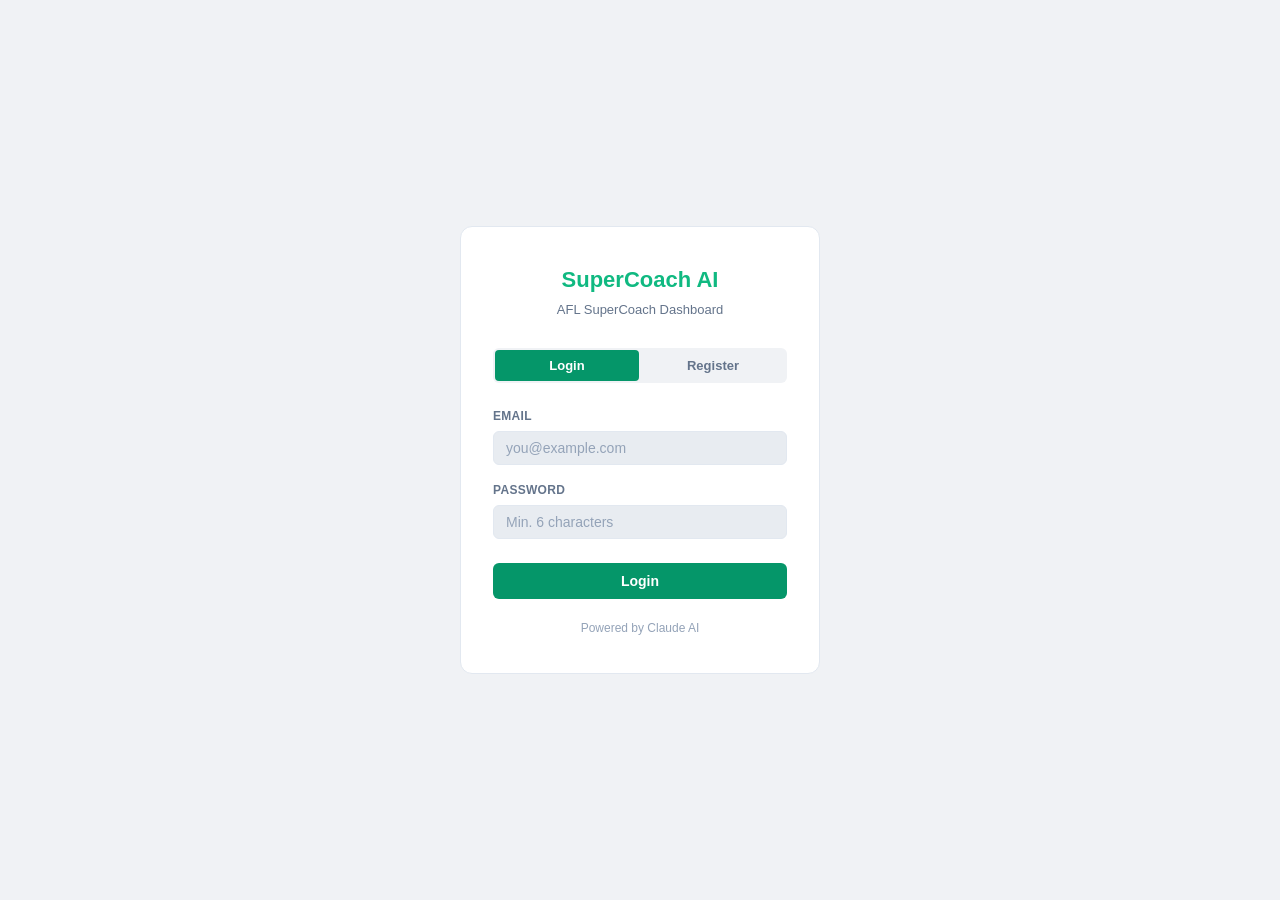
<file: docs/login.html>
<!DOCTYPE html>
<html lang="en">
<head>
    <meta charset="UTF-8">
    <meta name="viewport" content="width=device-width, initial-scale=1.0">
    <title>SuperCoach AI - Login</title>
    <link rel="stylesheet" href="style.css">
    <style>
        body {
            display: flex;
            align-items: center;
            justify-content: center;
            min-height: 100vh;
            overflow: auto;
            background: var(--bg-primary);
        }

        .login-container {
            width: 100%;
            max-width: 400px;
            padding: 20px;
        }

        .login-card {
            background: var(--bg-secondary);
            border: 1px solid var(--border);
            border-radius: 12px;
            padding: 36px 32px;
        }

        .login-brand {
            text-align: center;
            margin-bottom: 28px;
        }

        .login-brand h1 {
            font-size: 22px;
            font-weight: 700;
            color: var(--sc-green-light);
            margin-bottom: 4px;
        }

        .login-brand p {
            font-size: 13px;
            color: var(--text-secondary);
        }

        .login-tabs {
            display: flex;
            gap: 2px;
            background: var(--bg-primary);
            border-radius: 6px;
            padding: 2px;
            margin-bottom: 24px;
        }

        .login-tab {
            flex: 1;
            padding: 8px;
            border: none;
            border-radius: 4px;
            background: transparent;
            color: var(--text-secondary);
            font-size: 13px;
            font-weight: 600;
            cursor: pointer;
            transition: all 0.15s;
        }

        .login-tab.active {
            background: var(--sc-green);
            color: white;
        }

        .form-group {
            margin-bottom: 16px;
        }

        .form-group label {
            display: block;
            font-size: 12px;
            font-weight: 600;
            color: var(--text-secondary);
            margin-bottom: 6px;
            text-transform: uppercase;
            letter-spacing: 0.3px;
        }

        .login-btn {
            width: 100%;
            padding: 10px;
            border: none;
            border-radius: 6px;
            background: var(--sc-green);
            color: white;
            font-size: 14px;
            font-weight: 600;
            cursor: pointer;
            transition: background 0.15s;
            margin-top: 8px;
        }

        .login-btn:hover {
            background: var(--sc-green-light);
        }

        .login-btn:disabled {
            opacity: 0.5;
            cursor: not-allowed;
        }

        .login-error {
            background: rgba(239, 68, 68, 0.1);
            border: 1px solid rgba(239, 68, 68, 0.3);
            border-radius: 6px;
            padding: 10px 14px;
            color: var(--accent-red);
            font-size: 13px;
            margin-bottom: 16px;
            display: none;
        }

        .login-footer {
            text-align: center;
            margin-top: 20px;
            font-size: 12px;
            color: var(--text-muted);
        }

        #register-fields {
            display: none;
        }
    </style>
</head>
<body>
    <div class="login-container">
        <div class="login-card">
            <div class="login-brand">
                <h1>SuperCoach AI</h1>
                <p>AFL SuperCoach Dashboard</p>
            </div>

            <div class="login-tabs">
                <button class="login-tab active" onclick="switchAuthTab('login')">Login</button>
                <button class="login-tab" onclick="switchAuthTab('register')">Register</button>
            </div>

            <div class="login-error" id="auth-error"></div>

            <form id="auth-form" onsubmit="handleAuth(event)">
                <div id="register-fields">
                    <div class="form-group">
                        <label for="display-name">Display Name</label>
                        <input class="input" id="display-name" type="text" placeholder="Your name">
                    </div>
                </div>

                <div class="form-group">
                    <label for="email">Email</label>
                    <input class="input" id="email" type="email" placeholder="you@example.com" required>
                </div>

                <div class="form-group">
                    <label for="password">Password</label>
                    <input class="input" id="password" type="password" placeholder="Min. 6 characters" required>
                </div>

                <button class="login-btn" type="submit" id="auth-btn">Login</button>
            </form>

            <div class="login-footer">
                Powered by Claude AI
            </div>
        </div>
    </div>

    <script>
        // If already logged in, go to dashboard
        if (localStorage.getItem('sc_token')) {
            window.location.href = '/';
        }

        let authMode = 'login';

        function switchAuthTab(mode) {
            authMode = mode;
            document.querySelectorAll('.login-tab').forEach(t => t.classList.remove('active'));
            document.querySelector(`.login-tab:${mode === 'login' ? 'first-child' : 'last-child'}`).classList.add('active');
            document.getElementById('register-fields').style.display = mode === 'register' ? 'block' : 'none';
            document.getElementById('auth-btn').textContent = mode === 'login' ? 'Login' : 'Create Account';
            document.getElementById('auth-error').style.display = 'none';
        }

        async function handleAuth(e) {
            e.preventDefault();
            const btn = document.getElementById('auth-btn');
            const errorEl = document.getElementById('auth-error');
            errorEl.style.display = 'none';
            btn.disabled = true;
            btn.textContent = authMode === 'login' ? 'Logging in...' : 'Creating account...';

            const email = document.getElementById('email').value.trim();
            const password = document.getElementById('password').value;
            const displayName = document.getElementById('display-name').value.trim();

            const endpoint = authMode === 'login' ? '/api/auth/login' : '/api/auth/register';
            const body = authMode === 'login'
                ? { email, password }
                : { email, password, display_name: displayName || email.split('@')[0] };

            try {
                const res = await fetch(endpoint, {
                    method: 'POST',
                    headers: { 'Content-Type': 'application/json' },
                    body: JSON.stringify(body),
                });
                const data = await res.json();

                if (!res.ok) {
                    throw new Error(data.detail || 'Authentication failed');
                }

                localStorage.setItem('sc_token', data.token);
                localStorage.setItem('sc_user', JSON.stringify(data.user));
                window.location.href = '/';
            } catch (err) {
                errorEl.textContent = err.message;
                errorEl.style.display = 'block';
            } finally {
                btn.disabled = false;
                btn.textContent = authMode === 'login' ? 'Login' : 'Create Account';
            }
        }
    </script>
</body>
</html>
</file>
<file: docs/style.css>
/* SuperCoach AI Dashboard — Modern Vibrant Theme */

:root {
    --bg-primary: #f0f2f5;
    --bg-secondary: #ffffff;
    --bg-card: #ffffff;
    --bg-input: #e8ecf1;
    --bg-hover: #f5f7fa;
    --text-primary: #1a202c;
    --text-secondary: #64748b;
    --text-muted: #94a3b8;
    --accent-green: #10b981;
    --accent-red: #ef4444;
    --accent-blue: #3b82f6;
    --accent-yellow: #f59e0b;
    --accent-cyan: #06b6d4;
    --accent-purple: #8b5cf6;
    --accent-orange: #f97316;
    --border: #e2e8f0;
    --border-hover: #cbd5e1;
    --sidebar-width: 200px;
    --sc-green: #059669;
    --sc-green-light: #10b981;
    --sc-green-dark: #047857;
    --sc-gold: #d97706;
    --sc-gold-dark: #b45309;
    --shadow-sm: 0 1px 3px rgba(0,0,0,0.08);
    --shadow-md: 0 4px 12px rgba(0,0,0,0.1);
    --shadow-lg: 0 8px 24px rgba(0,0,0,0.12);
    --gradient-blue: linear-gradient(135deg, #3b82f6, #2563eb);
    --gradient-green: linear-gradient(135deg, #10b981, #059669);
}

* {
    margin: 0;
    padding: 0;
    box-sizing: border-box;
}

body {
    font-family: -apple-system, BlinkMacSystemFont, 'Inter', 'Segoe UI', Roboto, sans-serif;
    background: var(--bg-primary);
    color: var(--text-primary);
    line-height: 1.5;
    height: 100vh;
    overflow: hidden;
}

/* Layout */
.app-layout {
    display: flex;
    flex-direction: column;
    height: 100vh;
    overflow: hidden;
}

/* Top Navigation Bar */
.top-nav {
    background: var(--bg-secondary);
    border-bottom: 1px solid var(--border);
    padding: 0 20px;
    display: flex;
    align-items: center;
    justify-content: space-between;
    height: 48px;
    flex-shrink: 0;
    box-shadow: var(--shadow-sm);
}

.top-nav-left {
    display: flex;
    align-items: center;
    gap: 24px;
}

.top-nav-brand {
    font-size: 16px;
    font-weight: 800;
    color: var(--sc-green);
    letter-spacing: -0.3px;
}

.top-nav-links {
    display: flex;
    gap: 0;
    height: 48px;
    align-items: stretch;
}

.nav-tab {
    display: flex;
    align-items: center;
    padding: 0 16px;
    font-size: 12px;
    font-weight: 700;
    letter-spacing: 0.5px;
    color: var(--text-secondary);
    text-decoration: none;
    cursor: pointer;
    border-bottom: 3px solid transparent;
    transition: all 0.15s;
}

.nav-tab:hover {
    color: var(--text-primary);
    background: var(--bg-hover);
}

.nav-tab.active {
    color: var(--sc-green);
    border-bottom-color: var(--sc-green);
}

.top-nav-right {
    display: flex;
    align-items: center;
    gap: 12px;
}

.nav-logout {
    font-size: 12px;
    color: var(--accent-red);
    cursor: pointer;
    padding: 4px 10px;
    border-radius: 4px;
}

.nav-logout:hover {
    background: rgba(239, 68, 68, 0.08);
}

/* Hidden sidebar (replaced by top-nav) */
.sidebar { display: none; }
.sidebar-title { display: none; }

/* Main content */
.main-content {
    flex: 1;
    display: flex;
    flex-direction: column;
    overflow: auto;
    min-height: 0;
}

.section-inner {
    padding: 20px 24px;
    overflow-y: auto;
    flex: 1;
}

/* Stats Bar (SuperCoach style) */
.stats-bar {
    display: flex;
    align-items: center;
    gap: 16px;
    padding: 10px 20px;
    background: var(--bg-secondary);
    border-bottom: 1px solid var(--border);
}

.stats-bar-left {
    display: flex;
    align-items: baseline;
    gap: 8px;
}

.stats-bar-title {
    font-size: 18px;
    font-weight: 700;
    color: var(--text-primary);
    margin: 0;
}

.stats-bar-sub {
    font-size: 11px;
    color: var(--text-muted);
}

.stats-bar-stats {
    display: flex;
    gap: 12px;
    margin-left: auto;
}

.stat-pill {
    text-align: center;
    padding: 4px 16px;
    background: var(--bg-primary);
    border: 1px solid var(--border);
    border-radius: 8px;
}

.stat-pill-label {
    display: block;
    font-size: 9px;
    text-transform: uppercase;
    letter-spacing: 0.4px;
    color: var(--text-muted);
    font-weight: 600;
}

.stat-pill-value {
    display: block;
    font-size: 18px;
    font-weight: 800;
    color: var(--text-primary);
    line-height: 1.2;
}

.stat-pill-value.cyan { color: var(--accent-cyan); }

.stats-bar-right {
    padding-left: 12px;
    border-left: 1px solid var(--border);
}

.stats-bar-round {
    font-size: 14px;
    font-weight: 700;
    color: var(--text-primary);
}

/* Salary bottom bar */
.salary-bar-bottom {
    padding: 6px 20px;
    background: var(--bg-secondary);
    border-top: 1px solid var(--border);
}

.section {
    display: none;
}

.section.active {
    display: flex;
    flex-direction: column;
    flex: 1;
    min-height: 0;
    overflow: auto;
}

/* Stat cards */
.stat-cards {
    display: grid;
    grid-template-columns: repeat(auto-fit, minmax(160px, 1fr));
    gap: 12px;
    margin-bottom: 20px;
}

.stat-card {
    background: var(--bg-card);
    border: 1px solid var(--border);
    border-radius: 8px;
    padding: 14px;
    text-align: center;
}

.stat-card .label {
    font-size: 11px;
    text-transform: uppercase;
    letter-spacing: 0.5px;
    color: var(--text-secondary);
    margin-bottom: 4px;
}

.stat-card .value {
    font-size: 22px;
    font-weight: 700;
    color: var(--text-primary);
}

.stat-card .value.green { color: var(--accent-green); }
.stat-card .value.red { color: var(--accent-red); }
.stat-card .value.blue { color: var(--accent-blue); }
.stat-card .value.cyan { color: var(--accent-cyan); }

/* Tables */
.data-table {
    width: 100%;
    border-collapse: collapse;
    margin-bottom: 20px;
    font-size: 13px;
}

.data-table thead th {
    background: var(--bg-secondary);
    color: var(--accent-cyan);
    padding: 8px 12px;
    text-align: left;
    font-weight: 600;
    font-size: 11px;
    text-transform: uppercase;
    letter-spacing: 0.5px;
    border-bottom: 2px solid var(--border);
    position: sticky;
    top: 0;
}

.data-table thead th.right {
    text-align: right;
}

.data-table tbody tr {
    border-bottom: 1px solid var(--border);
    transition: background 0.1s;
}

.data-table tbody tr:hover {
    background: var(--bg-card);
}

.data-table tbody td {
    padding: 8px 12px;
    color: var(--text-primary);
}

.data-table tbody td.right {
    text-align: right;
}

.data-table tbody td.muted {
    color: var(--text-secondary);
}

/* Buttons */
.btn {
    display: inline-flex;
    align-items: center;
    gap: 6px;
    padding: 6px 14px;
    border: 1px solid var(--border);
    border-radius: 6px;
    background: var(--bg-card);
    color: var(--text-primary);
    font-size: 13px;
    cursor: pointer;
    transition: all 0.15s;
}

.btn:hover {
    border-color: var(--border-hover);
    background: var(--bg-input);
}

.btn-primary {
    background: var(--accent-blue);
    border-color: var(--accent-blue);
    color: white;
}

.btn-primary:hover {
    background: #2563eb;
}

.btn-danger {
    border-color: var(--accent-red);
    color: var(--accent-red);
}

.btn-danger:hover {
    background: var(--accent-red);
    color: white;
}

.btn-success {
    border-color: var(--accent-green);
    color: var(--accent-green);
}

.btn-success:hover {
    background: var(--accent-green);
    color: white;
}

.btn-sm {
    padding: 3px 8px;
    font-size: 11px;
}

/* Inputs */
.input {
    background: var(--bg-input);
    border: 1px solid var(--border);
    border-radius: 6px;
    padding: 8px 12px;
    color: var(--text-primary);
    font-size: 14px;
    width: 100%;
    outline: none;
    transition: border 0.15s;
}

.input:focus {
    border-color: var(--accent-cyan);
}

.input::placeholder {
    color: var(--text-muted);
}

select.input {
    cursor: pointer;
}

/* Team Builder */
/* Team Builder — three-column layout */
.team-builder {
    display: flex;
    gap: 0;
    flex: 1;
    min-height: 600px;
}

/* Left: Player Search Sidebar */
.search-sidebar {
    width: 280px;
    flex-shrink: 0;
    background: var(--bg-secondary);
    border-right: 1px solid var(--border);
    display: flex;
    flex-direction: column;
    overflow: hidden;
}

.search-sidebar-header {
    padding: 10px 12px;
    border-bottom: 1px solid var(--border);
}

.search-sidebar-body {
    flex: 1;
    overflow-y: auto;
    overflow-x: hidden;
    padding: 8px;
}

/* Search result cards */
.search-card {
    padding: 8px 10px;
    border-bottom: 1px solid var(--border);
}
.search-card:hover {
    background: var(--bg-hover);
}
.search-card-top {
    display: flex;
    justify-content: space-between;
    align-items: center;
    gap: 6px;
}
.search-card-name {
    font-weight: 600;
    font-size: 13px;
    white-space: nowrap;
    overflow: hidden;
    text-overflow: ellipsis;
    min-width: 0;
}
.search-card-action {
    flex-shrink: 0;
}
.search-card-meta {
    display: flex;
    gap: 8px;
    font-size: 11px;
    color: var(--text-secondary);
    margin-top: 2px;
}
.search-card-salary {
    font-weight: 600;
}
.on-team-check {
    color: var(--accent-green);
    font-size: 14px;
}

/* Center + Right: Team Panel */
.team-panel {
    flex: 1;
    overflow: auto;
    display: flex;
    flex-direction: column;
    min-width: 0;
}

.panel-header {
    padding: 12px 16px;
    background: var(--bg-card);
    border-bottom: 1px solid var(--border);
    display: flex;
    align-items: center;
    justify-content: space-between;
    gap: 10px;
}

.panel-header h3 {
    font-size: 14px;
    font-weight: 600;
}

.panel-body {
    flex: 1;
    overflow-y: auto;
    padding: 0;
}

/* Team display */
.team-group {
    margin-bottom: 16px;
}

.team-group-header {
    font-size: 11px;
    text-transform: uppercase;
    letter-spacing: 0.5px;
    color: var(--text-secondary);
    padding: 4px 8px;
    background: var(--bg-card);
    border-radius: 4px;
    margin-bottom: 6px;
}

.team-slot {
    display: flex;
    align-items: center;
    padding: 6px 8px;
    border-radius: 4px;
    margin-bottom: 2px;
    transition: background 0.1s;
}

.team-slot:hover {
    background: var(--bg-card);
}

.team-slot .slot-label {
    width: 60px;
    font-size: 11px;
    color: var(--text-muted);
}

.team-slot .player-name {
    flex: 1;
    font-size: 13px;
}

.team-slot .player-team {
    font-size: 11px;
    color: var(--text-secondary);
    margin-right: 8px;
}

.team-slot .player-salary {
    font-size: 11px;
    color: var(--text-secondary);
    width: 70px;
    text-align: right;
}

.team-slot .badge {
    font-size: 10px;
    font-weight: 700;
    padding: 1px 5px;
    border-radius: 3px;
    margin-left: 6px;
}

.badge-captain { background: var(--accent-red); color: white; }
.badge-vc { background: var(--accent-blue); color: white; }
.badge-emg { background: var(--bg-input); color: var(--text-secondary); }

.team-slot .actions {
    display: flex;
    gap: 4px;
    margin-left: 8px;
}

.team-slot .actions .btn-sm {
    opacity: 0.5;
    transition: opacity 0.15s;
}

.team-slot:hover .actions .btn-sm {
    opacity: 1;
}

.team-slot.empty {
    border: 1px dashed var(--border);
    color: var(--text-muted);
    justify-content: center;
    padding: 4px 8px;
    font-size: 12px;
}

/* Slot picker dropdown */
.slot-picker {
    position: relative;
    display: inline-block;
}

.slot-dropdown {
    position: absolute;
    top: 100%;
    right: 0;
    background: var(--bg-card);
    border: 1px solid var(--border);
    border-radius: 6px;
    padding: 4px;
    z-index: 100;
    min-width: 120px;
    box-shadow: 0 8px 24px rgba(0, 0, 0, 0.4);
}

.slot-dropdown .slot-option {
    display: block;
    padding: 4px 10px;
    font-size: 12px;
    color: var(--text-primary);
    cursor: pointer;
    border-radius: 4px;
}

.slot-dropdown .slot-option:hover {
    background: var(--accent-blue);
    color: white;
}

/* Toolbar */
.toolbar {
    display: flex;
    align-items: center;
    gap: 8px;
    padding: 6px 20px;
    background: var(--bg-card);
    border-bottom: 1px solid var(--border);
    flex-shrink: 0;
}

.toolbar-spacer {
    flex: 1;
}

.toolbar .salary-counter {
    margin-left: auto;
    font-size: 13px;
    color: var(--text-secondary);
}

.salary-counter strong {
    color: var(--text-primary);
}

/* Section headers */
.section-title {
    font-size: 18px;
    font-weight: 700;
    margin-bottom: 16px;
    color: var(--text-primary);
}

.subsection-title {
    font-size: 14px;
    font-weight: 600;
    margin: 20px 0 10px;
    color: var(--accent-cyan);
}

/* Trade cards */
.trade-card {
    background: var(--bg-card);
    border: 1px solid var(--border);
    border-radius: 8px;
    padding: 16px;
    margin-bottom: 12px;
}

.trade-card .trade-row {
    display: flex;
    align-items: center;
    gap: 12px;
    margin-bottom: 8px;
}

.trade-card .trade-label {
    font-size: 11px;
    font-weight: 700;
    text-transform: uppercase;
    width: 40px;
}

.trade-label.out { color: var(--accent-red); }
.trade-label.in { color: var(--accent-green); }

.trade-card .trade-detail {
    flex: 1;
    font-size: 13px;
}

.trade-card .trade-stats {
    font-size: 12px;
    color: var(--text-secondary);
    border-top: 1px solid var(--border);
    padding-top: 8px;
    margin-top: 4px;
}

/* AI panels */
.ai-tabs {
    display: flex;
    gap: 4px;
    margin-bottom: 16px;
}

.ai-tab {
    padding: 8px 16px;
    border: 1px solid var(--border);
    border-radius: 6px;
    background: var(--bg-card);
    color: var(--text-secondary);
    cursor: pointer;
    font-size: 13px;
    transition: all 0.15s;
}

.ai-tab:hover {
    color: var(--text-primary);
}

.ai-tab.active {
    background: var(--accent-blue);
    border-color: var(--accent-blue);
    color: white;
}

.ai-content {
    background: var(--bg-secondary);
    border: 1px solid var(--border);
    border-radius: 8px;
    padding: 20px;
    min-height: 200px;
    max-height: calc(100vh - 280px);
    overflow-y: auto;
    font-size: 14px;
    line-height: 1.7;
}

.ai-content h1, .ai-content h2, .ai-content h3 {
    color: var(--accent-cyan);
    margin: 16px 0 8px;
}

.ai-content h1 { font-size: 18px; }
.ai-content h2 { font-size: 16px; }
.ai-content h3 { font-size: 14px; }

.ai-content strong { color: var(--accent-yellow); }
.ai-content ul, .ai-content ol { padding-left: 20px; margin: 8px 0; }
.ai-content li { margin: 4px 0; }
.ai-content code {
    background: var(--bg-input);
    padding: 2px 6px;
    border-radius: 3px;
    font-size: 12px;
}

/* Chat */
.chat-container {
    display: flex;
    flex-direction: column;
    height: calc(100vh - 280px);
}

.chat-log {
    flex: 1;
    overflow-y: auto;
    padding: 12px;
    background: var(--bg-secondary);
    border: 1px solid var(--border);
    border-radius: 8px 8px 0 0;
}

.chat-msg {
    margin-bottom: 12px;
    padding: 10px 14px;
    border-radius: 8px;
    font-size: 14px;
    line-height: 1.6;
    max-width: 85%;
}

.chat-msg.user {
    background: var(--accent-blue);
    color: white;
    margin-left: auto;
    border-bottom-right-radius: 2px;
}

.chat-msg.assistant {
    background: var(--bg-card);
    border-bottom-left-radius: 2px;
}

.chat-input-row {
    display: flex;
    gap: 8px;
    border: 1px solid var(--border);
    border-top: none;
    border-radius: 0 0 8px 8px;
    padding: 10px;
    background: var(--bg-secondary);
}

.chat-input-row .input {
    flex: 1;
}

/* Loading */
.loading {
    text-align: center;
    padding: 40px;
    color: var(--text-secondary);
}

.loading .spinner {
    display: inline-block;
    width: 24px;
    height: 24px;
    border: 3px solid var(--border);
    border-top-color: var(--accent-cyan);
    border-radius: 50%;
    animation: spin 0.8s linear infinite;
    margin-bottom: 8px;
}

@keyframes spin {
    to { transform: rotate(360deg); }
}

.empty-state {
    text-align: center;
    padding: 40px;
    color: var(--text-secondary);
    font-size: 14px;
}

/* Injury badge */
.injury-alert {
    display: inline-flex;
    align-items: center;
    gap: 4px;
    padding: 2px 8px;
    background: rgba(239, 68, 68, 0.15);
    border: 1px solid rgba(239, 68, 68, 0.3);
    border-radius: 4px;
    color: var(--accent-red);
    font-size: 11px;
}

/* Connection overlay */
.connection-overlay {
    position: fixed;
    top: 0;
    left: 0;
    right: 0;
    bottom: 0;
    background: rgba(0, 0, 0, 0.5);
    z-index: 1000;
    display: flex;
    align-items: center;
    justify-content: center;
}

.connection-card {
    background: var(--bg-secondary);
    border: 1px solid var(--border);
    border-radius: 12px;
    padding: 40px;
    max-width: 420px;
    text-align: center;
}

.connection-icon {
    font-size: 48px;
    margin-bottom: 16px;
}

.connection-card h2 {
    font-size: 20px;
    color: var(--accent-cyan);
    margin-bottom: 8px;
}

.connection-card p {
    color: var(--text-secondary);
    font-size: 14px;
    margin-bottom: 16px;
}

.connection-code {
    background: var(--bg-primary);
    border: 1px solid var(--border);
    border-radius: 8px;
    padding: 16px;
    margin-bottom: 16px;
    text-align: left;
}

.connection-code code {
    display: block;
    color: var(--accent-green);
    font-family: 'SF Mono', 'Fira Code', monospace;
    font-size: 14px;
    line-height: 2;
}

.connection-hint {
    font-size: 12px !important;
    color: var(--text-muted) !important;
}

.connection-spinner {
    display: flex;
    align-items: center;
    justify-content: center;
    gap: 8px;
    margin-top: 16px;
    color: var(--text-secondary);
    font-size: 13px;
}

.connection-spinner .spinner {
    width: 16px;
    height: 16px;
    border-width: 2px;
}

/* Connection indicator (top nav) */
.connection-indicator {
    display: flex;
    align-items: center;
    gap: 6px;
    font-size: 11px;
    color: var(--text-secondary);
}

.connection-indicator .dot {
    width: 8px;
    height: 8px;
    border-radius: 50%;
    flex-shrink: 0;
}

.dot.connected {
    background: var(--accent-green);
    box-shadow: 0 0 6px var(--accent-green);
}

.dot.disconnected {
    background: var(--accent-red);
    box-shadow: 0 0 6px var(--accent-red);
    animation: pulse-dot 2s ease-in-out infinite;
}

@keyframes pulse-dot {
    0%, 100% { opacity: 1; }
    50% { opacity: 0.4; }
}

/* Scrollbar */
::-webkit-scrollbar {
    width: 6px;
}

::-webkit-scrollbar-track {
    background: var(--bg-primary);
}

::-webkit-scrollbar-thumb {
    background: var(--border);
    border-radius: 3px;
}

::-webkit-scrollbar-thumb:hover {
    background: var(--border-hover);
}

/* ===== FIELD VIEW ===== */

/* Team view tab switcher (FIELD / LIST) */
.team-view-tabs {
    display: flex;
    gap: 2px;
    background: var(--bg-primary);
    border-radius: 6px;
    padding: 2px;
}

.team-view-tab {
    padding: 4px 14px;
    border: none;
    border-radius: 4px;
    background: transparent;
    color: var(--text-secondary);
    font-size: 11px;
    font-weight: 700;
    letter-spacing: 0.5px;
    cursor: pointer;
    transition: all 0.15s;
}

.team-view-tab:hover {
    color: var(--text-primary);
}

.team-view-tab.active {
    background: var(--sc-green);
    color: white;
}

/* View container toggle */
.team-view {
    display: none;
    height: 100%;
}

.team-view.active {
    display: block;
}

/* Remove panel padding when field view is active */
#team-display {
    padding: 0;
}

/* Field view wrapper: pitch + bench sidebar */
.field-view-wrapper {
    display: flex;
    gap: 0;
    height: 100%;
}

/* The pitch — oval is decorative background, content not clipped */
.field-pitch {
    flex: 1;
    position: relative;
    display: flex;
    flex-direction: column;
    justify-content: space-between;
    padding: 12px 6px;
    min-height: 0;
}

/* Oval background — vibrant green field */
.field-pitch::before {
    content: '';
    position: absolute;
    inset: 0;
    background: radial-gradient(ellipse 90% 95% at 50% 50%,
        #22c55e 0%,
        #16a34a 40%,
        #15803d 75%,
        #e2e8f0 100%);
    border-radius: 50%;
    z-index: 0;
}

/* Centre circle decoration */
.field-pitch .field-centre-circle {
    position: absolute;
    top: 50%;
    left: 50%;
    transform: translate(-50%, -50%);
    width: 80px;
    height: 80px;
    border: 2px solid rgba(255, 255, 255, 0.25);
    border-radius: 50%;
    pointer-events: none;
    z-index: 0;
}

/* Centre line */
.field-pitch .field-centre-line {
    position: absolute;
    top: 50%;
    left: 12%;
    right: 12%;
    height: 1px;
    background: rgba(255, 255, 255, 0.18);
    pointer-events: none;
    z-index: 0;
}

/* Position zone (DEF, MID, RUC, FWD, FLEX) */
.field-zone {
    display: flex;
    flex-direction: column;
    align-items: center;
    gap: 3px;
    z-index: 1;
    position: relative;
}

/* Position label pill */
.field-zone-label {
    display: inline-block;
    padding: 2px 12px;
    background: rgba(255, 255, 255, 0.9);
    color: #15803d;
    font-size: 9px;
    font-weight: 700;
    text-transform: uppercase;
    letter-spacing: 0.8px;
    border-radius: 10px;
    margin-bottom: 1px;
    box-shadow: 0 1px 3px rgba(0,0,0,0.12);
}

/* Cards row within a zone */
.field-zone-cards {
    display: flex;
    flex-wrap: wrap;
    justify-content: center;
    gap: 4px;
}

/* Field player card — clean glass style */
.field-card {
    width: 130px;
    border-radius: 8px;
    padding: 6px 22px 6px 10px;
    border: 1px solid rgba(255,255,255,0.6);
    border-left: 3px solid var(--team-color, #94a3b8);
    position: relative;
    cursor: pointer;
    transition: all 0.2s cubic-bezier(0.4, 0, 0.2, 1);
    box-shadow: 0 1px 3px rgba(0,0,0,0.08);
    display: flex;
    flex-direction: column;
    gap: 2px;
    overflow: visible;
    background: rgba(255,255,255,0.95);
    color: #1e293b;
    backdrop-filter: blur(8px);
}
/* No guernsey pattern — clean cards */
.field-card::before { display: none; }

.field-card:hover {
    transform: translateY(-2px);
    box-shadow: 0 4px 16px color-mix(in srgb, var(--team-color, #94a3b8) 25%, transparent),
                0 2px 6px rgba(0,0,0,0.08);
    border-left-width: 4px;
    background: #fff;
}

.field-card.is-captain {
    border-left-color: var(--sc-gold);
    box-shadow: 0 0 0 1px var(--sc-gold), 0 2px 8px rgba(217, 119, 6, 0.2);
}
.field-card.is-captain:hover {
    box-shadow: 0 0 0 1px var(--sc-gold), 0 4px 16px rgba(217, 119, 6, 0.35);
}
.field-card.is-vc {
    border-left-color: var(--accent-cyan);
    box-shadow: 0 0 0 1px var(--accent-cyan), 0 2px 8px rgba(6, 182, 212, 0.2);
}
.field-card.is-vc:hover {
    box-shadow: 0 0 0 1px var(--accent-cyan), 0 4px 16px rgba(6, 182, 212, 0.35);
}

/* Top row: name + role inline */
.field-card .fc-top {
    display: flex;
    align-items: center;
    gap: 3px;
    min-height: 14px;
}

.field-card .fc-name {
    font-size: 10.5px;
    font-weight: 700;
    color: #1e293b;
    white-space: nowrap;
    overflow: hidden;
    text-overflow: ellipsis;
    flex: 1;
    min-width: 0;
    line-height: 1.25;
    letter-spacing: -0.1px;
}

/* Inline role badge */
.fc-role {
    flex-shrink: 0;
    font-size: 8px;
    font-weight: 800;
    padding: 2px 6px;
    border-radius: 4px;
    line-height: 1;
    letter-spacing: 0.4px;
    text-transform: uppercase;
}
.fc-role-c {
    background: var(--sc-gold);
    color: #fff;
}
.fc-role-vc {
    background: var(--accent-cyan);
    color: #fff;
}

.field-card .fc-meta {
    display: flex;
    align-items: center;
    gap: 4px;
}

.field-card .fc-team {
    font-size: 8.5px;
    color: #475569;
    text-transform: uppercase;
    flex-shrink: 0;
    font-weight: 700;
    letter-spacing: 0.3px;
}

.field-card .fc-score {
    font-size: 12px;
    font-weight: 800;
    color: var(--accent-blue);
    flex-shrink: 0;
    margin-left: auto;
    font-variant-numeric: tabular-nums;
}

.field-card .fc-salary {
    font-size: 8.5px;
    color: #334155;
    flex-shrink: 0;
    font-weight: 500;
}

/* Bench sidebar */
.field-bench {
    width: 160px;
    background: var(--bg-secondary);
    border-left: 1px solid var(--border);
    padding: 10px 8px;
    display: flex;
    flex-direction: column;
    gap: 5px;
    overflow-y: auto;
    flex-shrink: 0;
}

.field-bench-header {
    display: flex;
    align-items: center;
    justify-content: space-between;
    padding-bottom: 6px;
    border-bottom: 1px solid var(--border);
    margin-bottom: 2px;
}

.field-bench-title {
    font-size: 10px;
    font-weight: 700;
    text-transform: uppercase;
    letter-spacing: 0.5px;
    color: var(--text-secondary);
}

.field-bench-reset {
    padding: 2px 8px;
    border: 1px solid var(--border);
    border-radius: 4px;
    background: var(--bg-secondary);
    color: var(--text-muted);
    font-size: 8px;
    font-weight: 700;
    letter-spacing: 0.3px;
    cursor: pointer;
}

.field-bench-reset:hover {
    border-color: var(--accent-red);
    color: var(--accent-red);
}

/* Bench card — clean glass style matching field cards */
.bench-card {
    border-radius: 8px;
    padding: 8px 24px 8px 10px;
    border: 1px solid var(--border);
    border-left: 3px solid var(--team-color, #94a3b8);
    position: relative;
    transition: all 0.2s cubic-bezier(0.4, 0, 0.2, 1);
    box-shadow: 0 1px 3px rgba(0,0,0,0.06);
    display: flex;
    flex-direction: column;
    gap: 3px;
    overflow: visible;
    background: var(--bg-card);
    color: var(--text-primary);
    cursor: pointer;
}
/* No guernsey pattern */
.bench-card::before { display: none; }

.bench-card:hover {
    transform: translateY(-1px);
    box-shadow: 0 3px 12px color-mix(in srgb, var(--team-color, #94a3b8) 20%, transparent),
                0 1px 4px rgba(0,0,0,0.06);
    border-left-width: 4px;
    border-color: var(--border);
}

.bench-card .fc-top {
    display: flex;
    align-items: center;
    gap: 4px;
    min-height: 16px;
}

.bench-card .fc-name {
    font-size: 10.5px;
    font-weight: 700;
    color: var(--text-primary);
    white-space: nowrap;
    overflow: hidden;
    text-overflow: ellipsis;
    flex: 1;
    min-width: 0;
    line-height: 1.25;
    letter-spacing: -0.1px;
}

.bench-card .fc-meta {
    display: flex;
    align-items: center;
    gap: 6px;
}

.bench-card .fc-team {
    font-size: 8.5px;
    color: var(--text-muted);
    text-transform: uppercase;
    flex-shrink: 0;
    font-weight: 700;
    letter-spacing: 0.3px;
}

.bench-card .fc-salary {
    font-size: 8.5px;
    color: var(--text-secondary);
    flex-shrink: 0;
    font-weight: 500;
}

.bench-card .fc-score {
    font-size: 12px;
    font-weight: 800;
    color: var(--accent-blue);
    flex-shrink: 0;
    margin-left: auto;
    font-variant-numeric: tabular-nums;
}

/* Emergency badge on bench card */
.bench-card .fc-emg {
    position: absolute;
    top: -4px;
    right: -4px;
    width: 16px;
    height: 16px;
    border-radius: 50%;
    background: var(--accent-green);
    font-size: 8px;
    font-weight: 800;
    color: white;
    display: flex;
    align-items: center;
    justify-content: center;
    box-shadow: 0 1px 3px rgba(0, 0, 0, 0.3);
    z-index: 5;
}

/* ——— Team Color Accents ——— */
/* Team colors are applied via --team-color CSS variable on each card.
   The left border and hover glow use this color automatically. */

/* Team color dot indicator */
.fc-team-dot {
    width: 6px;
    height: 6px;
    border-radius: 50%;
    flex-shrink: 0;
    box-shadow: 0 0 0 1px rgba(0,0,0,0.08);
}

/* ——— Fixture Widget (sidebar) ——— */
.fixture-widget.sidebar-fixture {
    margin: 8px;
    background: var(--bg-card);
    border-radius: 10px;
    border: 1px solid var(--border);
    box-shadow: var(--shadow-sm);
    overflow: hidden;
    max-height: calc(100vh - 320px);
    overflow-y: auto;
}
.sidebar-fixture .fixture-row {
    padding: 5px 8px 1px;
    gap: 4px;
}
.sidebar-fixture .fix-abbr {
    font-size: 10px;
}
.sidebar-fixture .fix-dot {
    width: 8px;
    height: 8px;
}
.sidebar-fixture .fix-centre {
    min-width: 55px;
}
.sidebar-fixture .fix-score {
    font-size: 12px;
}
.sidebar-fixture .fix-time {
    font-size: 9px;
}
.sidebar-fixture .fix-venue {
    font-size: 8px;
    padding: 0 8px 4px;
}
.sidebar-fixture .fixture-header {
    padding: 8px 10px 6px;
}
.sidebar-fixture .fixture-title {
    font-size: 11px;
}
.fixture-widget {
    margin-top: 12px;
    background: var(--bg-card);
    border-radius: 12px;
    border: 1px solid var(--border);
    box-shadow: var(--shadow-sm);
    overflow: hidden;
}
.fixture-header {
    padding: 10px 14px 8px;
    border-bottom: 1px solid var(--border);
}
.fixture-title {
    font-size: 13px;
    font-weight: 700;
    color: var(--text-primary);
    letter-spacing: -0.2px;
}
.fixture-list {
    padding: 4px 0;
}
.fixture-row {
    display: flex;
    align-items: center;
    justify-content: center;
    padding: 7px 12px 2px;
    gap: 8px;
}
.fixture-row.concluded {
    opacity: 0.7;
}
.fixture-row.live {
    background: rgba(59, 130, 246, 0.06);
}
.fix-team {
    display: flex;
    align-items: center;
    gap: 5px;
    flex: 1;
}
.fix-home {
    justify-content: flex-end;
}
.fix-away {
    justify-content: flex-start;
}
.fix-abbr {
    font-size: 12px;
    font-weight: 800;
    color: var(--text-primary);
    letter-spacing: 0.3px;
}
.fix-dot {
    width: 10px;
    height: 10px;
    border-radius: 50%;
    flex-shrink: 0;
    box-shadow: 0 1px 2px rgba(0,0,0,0.15);
}
.fix-centre {
    flex-shrink: 0;
    min-width: 80px;
    text-align: center;
}
.fix-score {
    font-size: 14px;
    font-weight: 800;
    color: var(--text-primary);
    letter-spacing: -0.3px;
    font-variant-numeric: tabular-nums;
}
.fix-score.fix-live {
    color: var(--accent-blue);
    animation: pulse-live-ring 1.5s ease-in-out infinite;
}
.fix-time {
    font-size: 11px;
    font-weight: 600;
    color: var(--text-secondary);
}
.fix-venue {
    font-size: 9px;
    color: var(--text-muted);
    text-align: center;
    padding: 0 12px 6px;
    border-bottom: 1px solid var(--border);
    letter-spacing: 0.2px;
}
.fix-venue:last-child {
    border-bottom: none;
}
.fixture-empty {
    padding: 16px;
    text-align: center;
    color: var(--text-muted);
    font-size: 12px;
}

/* ——— Salary Cap Bar ——— */
.salary-cap-bar {
    display: flex;
    align-items: center;
    gap: 10px;
    margin-left: auto;
    min-width: 220px;
}
.salary-cap-track {
    flex: 1;
    height: 8px;
    background: var(--bg-input);
    border-radius: 4px;
    overflow: hidden;
}
.salary-cap-fill {
    height: 100%;
    border-radius: 4px;
    transition: width 0.4s ease, background 0.4s ease;
    background: var(--accent-green);
    width: 0%;
}
.salary-cap-fill.cap-warn { background: var(--accent-yellow); }
.salary-cap-fill.cap-over { background: var(--accent-red); }
.salary-cap-label {
    font-size: 11px;
    color: var(--text-secondary);
    white-space: nowrap;
}

/* ——— Empty Slot Placeholder Cards ——— */
.field-card-empty {
    width: 130px;
    padding: 6px 8px;
    border-radius: 8px;
    border: 1.5px dashed rgba(255,255,255,0.5);
    background: rgba(255,255,255,0.15);
    display: flex;
    flex-direction: column;
    align-items: center;
    justify-content: center;
    gap: 2px;
    min-height: 36px;
    cursor: pointer;
    transition: all 0.2s cubic-bezier(0.4, 0, 0.2, 1);
    backdrop-filter: blur(4px);
}
.field-card-empty:hover {
    border-color: var(--sc-gold);
    background: rgba(196, 162, 60, 0.08);
}
.field-card-empty .empty-plus {
    font-size: 22px;
    color: var(--text-muted);
    line-height: 1;
}
.field-card-empty:hover .empty-plus {
    color: var(--sc-gold);
}
.field-card-empty .empty-label {
    font-size: 9px;
    color: var(--text-muted);
    text-transform: uppercase;
    letter-spacing: 0.5px;
}

.bench-card-empty {
    padding: 8px 6px;
    border-radius: 6px;
    border: 2px dashed var(--border-hover);
    background: transparent;
    display: flex;
    align-items: center;
    justify-content: center;
    gap: 6px;
    min-height: 40px;
    cursor: pointer;
    margin-bottom: 4px;
    transition: border-color 0.2s, background 0.2s;
}
.bench-card-empty:hover {
    border-color: var(--sc-gold);
    background: rgba(196, 162, 60, 0.08);
}
.bench-card-empty .empty-plus {
    font-size: 16px;
    color: var(--text-muted);
}
.bench-card-empty:hover .empty-plus {
    color: var(--sc-gold);
}
.bench-card-empty .empty-label {
    font-size: 9px;
    color: var(--text-muted);
}

/* ——— Remove Button on Cards ——— */
.fc-remove {
    position: absolute;
    top: -4px;
    left: -4px;
    width: 16px;
    height: 16px;
    border-radius: 50%;
    background: rgba(239, 68, 68, 0.9);
    color: white;
    font-size: 10px;
    font-weight: 700;
    border: none;
    cursor: pointer;
    display: none;
    align-items: center;
    justify-content: center;
    z-index: 5;
    line-height: 1;
    z-index: 6;
    box-shadow: 0 1px 4px rgba(0,0,0,0.35);
    padding: 0;
}
.field-card:hover .fc-remove,
.bench-card:hover .fc-remove {
    display: flex;
}

/* ——— Card Context Menu ——— */
.fc-context-menu {
    position: fixed;
    background: var(--bg-card);
    border: 1px solid var(--border-hover);
    border-radius: 8px;
    box-shadow: 0 8px 32px rgba(0,0,0,0.15), 0 2px 8px rgba(0,0,0,0.08);
    z-index: 1000;
    min-width: 180px;
    overflow: hidden;
    animation: ctx-fade-in 0.1s ease-out;
}
@keyframes ctx-fade-in {
    from { opacity: 0; transform: translateY(-4px); }
    to { opacity: 1; transform: translateY(0); }
}
.fc-context-menu .ctx-header {
    padding: 8px 12px 6px;
    font-size: 10px;
    font-weight: 700;
    text-transform: uppercase;
    letter-spacing: 0.5px;
    color: var(--text-muted);
    border-bottom: 1px solid var(--border);
}
.fc-context-item {
    padding: 9px 14px;
    font-size: 12px;
    color: var(--text-primary);
    cursor: pointer;
    display: flex;
    align-items: center;
    gap: 8px;
    white-space: nowrap;
    transition: background 0.1s;
}
.fc-context-item:hover {
    background: var(--accent-blue);
    color: white;
}
.fc-context-item.danger { color: var(--accent-red); }
.fc-context-item.danger:hover { background: var(--accent-red); color: white; }
.fc-context-sep {
    height: 1px;
    background: var(--border);
    margin: 4px 0;
}

/* ——— Score View Toggle ——— */
.score-view-toggle {
    display: flex;
    background: var(--bg-input);
    border: 1px solid var(--border);
    border-radius: 6px;
    overflow: hidden;
    margin-right: 8px;
}
.svt-btn {
    padding: 4px 12px;
    font-size: 11px;
    font-weight: 600;
    background: transparent;
    border: none;
    color: var(--text-secondary);
    cursor: pointer;
    transition: all 0.15s;
    border-right: 1px solid var(--border);
}
.svt-btn:last-child { border-right: none; }
.svt-btn:hover { background: var(--bg-hover); color: var(--text-primary); }
.svt-btn.active {
    background: var(--accent-blue);
    color: white;
}

/* ——— Icon Legend ——— */
.icon-legend {
    display: flex;
    align-items: center;
    gap: 10px;
    font-size: 10px;
    color: var(--text-secondary);
}

.legend-item {
    display: flex;
    align-items: center;
    gap: 3px;
    white-space: nowrap;
}

.legend-icon {
    display: inline-flex;
    align-items: center;
    justify-content: center;
    width: 14px;
    height: 14px;
    border-radius: 50%;
    font-size: 9px;
    font-weight: 700;
    line-height: 1;
    flex-shrink: 0;
}

.legend-icon.named {
    background: none;
    color: #059669;
    font-size: 12px;
    width: auto;
    height: auto;
}

.legend-icon.played {
    background: #059669;
    color: white;
    font-size: 8px;
}

.legend-icon.playing {
    background: var(--accent-blue);
    width: 10px;
    height: 10px;
    box-shadow: 0 0 4px var(--accent-blue);
}

.legend-icon.not-playing {
    background: var(--accent-red);
    color: white;
    font-size: 8px;
}

.legend-icon.injured {
    background: var(--accent-orange);
    color: white;
    font-size: 8px;
}

.legend-icon.match-emergency {
    background: var(--accent-orange);
    color: white;
    font-size: 7px;
    font-weight: 800;
}

/* ——— Lineup Status Indicators ——— */
/* Lineup status — top-left badge with solid bg for visibility over guernsey */
.fc-lineup-status {
    position: absolute;
    top: 50%;
    right: 6px;
    transform: translateY(-50%);
    display: flex;
    align-items: center;
    justify-content: center;
    font-weight: 700;
    line-height: 1;
    z-index: 4;
    width: 16px;
    height: 16px;
    border-radius: 50%;
}

/* Bench card: lineup status goes bottom-right to avoid E badge clash */
.bench-card .fc-lineup-status {
    top: auto;
    bottom: 4px;
    right: 4px;
    transform: none;
    width: 14px;
    height: 14px;
}
.bench-card .fc-lineup-status.named {
    font-size: 12px;
}
.bench-card .fc-lineup-status.played {
    font-size: 8px;
}
.bench-card .fc-lineup-status.playing {
    width: 12px;
    height: 12px;
}
.bench-card .fc-lineup-status.not-playing,
.bench-card .fc-lineup-status.injured,
.bench-card .fc-lineup-status.match-emergency {
    font-size: 8px;
}

/* ✓ Named in squad — plain green tick, no circle */
.fc-lineup-status.named {
    background: none;
    color: #059669;
    font-size: 14px;
    box-shadow: none;
    width: auto;
    height: auto;
}

/* ✓ Played/complete — filled green circle with white tick */
.fc-lineup-status.played {
    background: #059669;
    color: white;
    font-size: 10px;
    box-shadow: 0 1px 3px rgba(0,0,0,0.25);
}

/* ● Live — blue pulsing dot */
.fc-lineup-status.playing {
    width: 14px;
    height: 14px;
    background: var(--accent-blue);
    color: transparent;
    font-size: 0;
    box-shadow: 0 0 0 3px rgba(59, 130, 246, 0.3);
    animation: pulse-live-ring 1.5s ease-in-out infinite;
}
@keyframes pulse-live-ring {
    0%, 100% { box-shadow: 0 0 0 3px rgba(59, 130, 246, 0.3); }
    50% { box-shadow: 0 0 0 5px rgba(59, 130, 246, 0.1); }
}

/* ✕ Not playing / DNP — red circle with white cross */
.fc-lineup-status.not-playing {
    background: var(--accent-red);
    color: white;
    font-size: 11px;
    font-weight: 800;
    box-shadow: 0 1px 3px rgba(0,0,0,0.25);
}

/* ⚠ Injured — orange circle with white warning */
.fc-lineup-status.injured {
    background: var(--accent-orange);
    color: white;
    font-size: 10px;
    box-shadow: 0 1px 3px rgba(0,0,0,0.25);
}

/* E Match-day emergency — orange circle with white E */
.fc-lineup-status.match-emergency {
    background: var(--accent-orange);
    color: white;
    font-size: 9px;
    font-weight: 800;
    box-shadow: 0 1px 3px rgba(0,0,0,0.25);
}

/* BYE status — slate pill, distinct from all other statuses */
.fc-lineup-status.bye {
    background: #475569;
    color: #e2e8f0;
    font-size: 8px;
    font-weight: 800;
    letter-spacing: 0.5px;
    padding: 1px 5px;
    border-radius: 3px;
    box-shadow: 0 1px 3px rgba(0,0,0,0.25);
}
.bench-card .fc-lineup-status.bye {
    font-size: 7px;
}

/* Dimmed card for bye players */
.field-card.is-bye,
.bench-card.is-bye {
    opacity: 0.5;
}
.field-card.is-bye:hover,
.bench-card.is-bye:hover {
    opacity: 0.75;
}

/* Legend icon for bye */
.legend-icon.bye {
    background: #475569;
    color: #e2e8f0;
    font-size: 6px;
    font-weight: 800;
    letter-spacing: 0.3px;
}

/* Bye Impact Bar */
.bye-impact-bar {
    background: var(--bg-secondary);
    border: 1px solid var(--border);
    border-radius: 8px;
    padding: 10px 14px;
    margin: 6px 0;
}
.bye-bar-header {
    display: flex;
    justify-content: space-between;
    align-items: center;
    margin-bottom: 6px;
}
.bye-bar-label {
    font-size: 12px;
    font-weight: 700;
    color: #475569;
    letter-spacing: 0.5px;
    text-transform: uppercase;
}
.bye-bar-count {
    font-size: 13px;
    font-weight: 600;
    color: var(--text-primary);
}
.bye-bar-track {
    display: flex;
    height: 8px;
    border-radius: 4px;
    overflow: hidden;
    background: var(--bg-input);
}
.bye-bar-fill-playing {
    background: var(--accent-green);
    transition: width 0.3s;
}
.bye-bar-fill-bye {
    background: #475569;
    transition: width 0.3s;
}
.bye-bar-detail {
    margin-top: 8px;
    font-size: 12px;
    color: var(--text-secondary);
}
.bye-detail-section {
    margin-bottom: 4px;
}
.bye-player-tag {
    display: inline-block;
    background: rgba(71, 85, 105, 0.2);
    padding: 1px 6px;
    border-radius: 3px;
    margin: 1px 2px;
    font-size: 11px;
}
.bye-bench-tag {
    display: inline-block;
    background: rgba(16, 185, 129, 0.15);
    padding: 1px 6px;
    border-radius: 3px;
    margin: 1px 2px;
    font-size: 11px;
    color: var(--accent-green);
}
.bye-gap-warning {
    color: var(--accent-orange);
    font-weight: 600;
}

/* --- Bye Round Planner --- */
.bye-risk-card {
    background: var(--bg-secondary);
    border: 1px solid var(--border);
    border-radius: 10px;
    padding: 20px;
    display: flex;
    align-items: center;
    gap: 24px;
    margin-bottom: 16px;
}
.bye-risk-gauge {
    text-align: center;
    min-width: 100px;
}
.bye-risk-score {
    font-size: 48px;
    font-weight: 800;
    line-height: 1;
}
.bye-risk-label {
    font-size: 14px;
    font-weight: 700;
    margin-top: 4px;
    color: var(--text-primary);
}
.bye-risk-sublabel {
    font-size: 11px;
    color: var(--text-secondary);
    margin-top: 2px;
}
.bye-risk-rounds {
    font-size: 13px;
    color: var(--text-secondary);
}

/* Bye Matrix */
.bye-matrix-scroll {
    overflow-x: auto;
    border: 1px solid var(--border);
    border-radius: 8px;
    margin-bottom: 16px;
}
.bye-matrix-table {
    width: 100%;
    border-collapse: collapse;
    font-size: 12px;
    white-space: nowrap;
}
.bye-matrix-table thead th {
    background: var(--bg-secondary);
    color: var(--accent-cyan);
    padding: 8px 10px;
    text-align: left;
    font-weight: 600;
    position: sticky;
    top: 0;
    z-index: 2;
    border-bottom: 2px solid var(--border);
}
.bye-matrix-sticky {
    position: sticky;
    left: 0;
    z-index: 3;
    background: var(--bg-secondary);
}
.bye-matrix-table tbody td {
    padding: 6px 10px;
    border-bottom: 1px solid var(--border);
}
.bye-matrix-name {
    font-weight: 600;
    color: var(--text-primary);
    max-width: 140px;
    overflow: hidden;
    text-overflow: ellipsis;
}
.bye-matrix-team {
    color: var(--text-secondary);
    font-size: 11px;
}
.bye-matrix-pos {
    color: var(--text-muted);
    font-size: 11px;
}
.bye-matrix-rnd {
    text-align: center;
    min-width: 48px;
}
.bye-matrix-cell {
    text-align: center;
    font-size: 10px;
    font-weight: 700;
    border-radius: 3px;
}
.bye-cell-playing {
    color: var(--accent-green);
}
.bye-cell-bye {
    background: rgba(71, 85, 105, 0.25);
    color: #94a3b8;
}
.bye-cell-injured {
    background: rgba(239, 68, 68, 0.15);
    color: var(--accent-red);
}
.bye-matrix-group td {
    background: var(--bg-card);
    font-weight: 700;
    font-size: 11px;
    text-transform: uppercase;
    letter-spacing: 0.5px;
    color: var(--accent-cyan);
    padding: 6px 10px;
    border-bottom: 1px solid var(--border);
}

/* Round Summary Cards */
.bye-summary-cards {
    display: flex;
    gap: 10px;
    flex-wrap: wrap;
    margin-bottom: 16px;
}
.bye-summary-card {
    background: var(--bg-secondary);
    border: 1px solid var(--border);
    border-radius: 8px;
    padding: 12px 16px;
    text-align: center;
    min-width: 100px;
    flex: 1;
}
.bye-summary-card.danger {
    border-color: var(--accent-red);
}
.bye-summary-card.warning {
    border-color: var(--accent-yellow);
}
.bye-summary-round {
    font-size: 12px;
    font-weight: 700;
    color: var(--text-secondary);
    margin-bottom: 4px;
}
.bye-summary-count {
    font-size: 28px;
    font-weight: 800;
    color: var(--text-primary);
    line-height: 1;
}
.bye-summary-count small {
    font-size: 14px;
    color: var(--text-muted);
    font-weight: 600;
}
.bye-summary-label {
    font-size: 11px;
    color: var(--text-secondary);
    margin-bottom: 6px;
}
.bye-summary-badge {
    display: inline-block;
    font-size: 9px;
    font-weight: 800;
    padding: 2px 8px;
    border-radius: 3px;
    letter-spacing: 0.5px;
}
.bye-summary-badge.ok {
    background: rgba(16, 185, 129, 0.15);
    color: var(--accent-green);
}
.bye-summary-badge.warning {
    background: rgba(245, 158, 11, 0.15);
    color: var(--accent-yellow);
}
.bye-summary-badge.danger {
    background: rgba(239, 68, 68, 0.15);
    color: var(--accent-red);
}
.bye-summary-gaps {
    margin-top: 6px;
    font-size: 10px;
    color: var(--accent-orange);
}

/* Bye Alert Banner */
.bye-alert-banner {
    background: rgba(71, 85, 105, 0.15);
    border: 1px solid #475569;
    border-radius: 8px;
    padding: 8px 14px;
    margin: 6px 12px;
    display: flex;
    align-items: center;
    gap: 12px;
}
.bye-alert-content {
    flex: 1;
    font-size: 12px;
    color: var(--text-primary);
}
.bye-alert-item {
    margin: 2px 0;
}
.bye-alert-dismiss {
    background: none;
    border: none;
    color: var(--text-muted);
    font-size: 18px;
    cursor: pointer;
    padding: 0 4px;
    line-height: 1;
}
.bye-alert-dismiss:hover {
    color: var(--text-primary);
}

/* Injury tooltip on card hover */
.fc-injury-tooltip {
    display: none;
    position: absolute;
    bottom: 100%;
    left: 50%;
    transform: translateX(-50%);
    background: var(--accent-red);
    color: white;
    padding: 3px 8px;
    border-radius: 4px;
    font-size: 9px;
    white-space: nowrap;
    z-index: 10;
    margin-bottom: 4px;
}
.field-card:hover .fc-injury-tooltip,
.bench-card:hover .fc-injury-tooltip {
    display: block;
}

/* ——— Live Score Overlay on Cards ——— */
/* Positioned at top-right inside the padding area, below remove button */
.fc-live-overlay {
    position: absolute;
    top: 3px;
    right: 3px;
    pointer-events: none;
    z-index: 3;
}
.fc-live-score {
    display: inline-block;
    padding: 1px 5px;
    border-radius: 4px;
    font-size: 10px;
    font-weight: 700;
    background: rgba(34, 197, 94, 0.15);
    color: var(--accent-green);
}
.fc-live-score.live {
    background: rgba(59, 130, 246, 0.2);
    color: var(--accent-blue);
    animation: pulse-live 2s ease-in-out infinite;
}
.fc-live-score.complete {
    background: rgba(34, 197, 94, 0.15);
    color: var(--accent-green);
}
.fc-live-score.proj {
    background: transparent;
    color: var(--text-muted);
    font-weight: 400;
    font-size: 9px;
}
@keyframes pulse-live {
    0%, 100% { opacity: 1; }
    50% { opacity: 0.6; }
}

/* ——— Affordable / Over-budget Highlighting in Search ——— */
.salary-affordable { color: var(--accent-green); }
.salary-over { color: var(--text-muted); opacity: 0.5; }

/* ——— Pending Slot Indicator ——— */
.pending-slot-banner {
    padding: 8px 12px;
    background: rgba(196, 162, 60, 0.15);
    border-bottom: 1px solid var(--sc-gold-dark);
    font-size: 12px;
    color: var(--sc-gold);
    display: flex;
    align-items: center;
    justify-content: space-between;
}
.pending-slot-banner button {
    background: none;
    border: none;
    color: var(--text-muted);
    cursor: pointer;
    font-size: 14px;
}
.pending-slot-banner button:hover { color: var(--text-primary); }

/* ——— Captain / Vice-Captain Picker ——— */
.captain-picker {
    display: flex;
    align-items: center;
    gap: 16px;
    margin-bottom: 12px;
    padding: 10px 16px;
    background: var(--bg-secondary);
    border: 1px solid var(--border);
    border-radius: 8px;
}

.captain-picker-item {
    display: flex;
    align-items: center;
    gap: 8px;
}

.captain-picker-label {
    font-size: 11px;
    font-weight: 600;
    text-transform: uppercase;
    letter-spacing: 0.5px;
    color: var(--text-secondary);
    white-space: nowrap;
}

.captain-picker-btn {
    display: flex;
    align-items: center;
    gap: 6px;
    padding: 5px 14px;
    border: 2px solid var(--border);
    border-radius: 6px;
    background: var(--bg-card);
    color: var(--text-primary);
    font-size: 13px;
    cursor: pointer;
    transition: all 0.15s;
    min-width: 160px;
}

.captain-picker-btn:hover {
    border-color: var(--border-hover);
    background: var(--bg-input);
}

.captain-picker-btn.selecting {
    border-color: var(--accent-yellow);
    background: rgba(234, 179, 8, 0.1);
    animation: pulse-border 1.5s ease-in-out infinite;
}

@keyframes pulse-border {
    0%, 100% { border-color: var(--accent-yellow); }
    50% { border-color: var(--sc-gold-dark); }
}

.captain-picker-btn.has-player.captain {
    border-color: var(--sc-gold);
}

.captain-picker-btn.has-player.vc {
    border-color: var(--accent-cyan);
}

.captain-picker-badge {
    width: 22px;
    height: 22px;
    border-radius: 50%;
    font-size: 10px;
    font-weight: 800;
    display: flex;
    align-items: center;
    justify-content: center;
    flex-shrink: 0;
}

.captain-picker-badge.cb-c {
    background: var(--sc-gold);
    color: #fff;
}

.captain-picker-badge.cb-vc {
    background: var(--accent-cyan);
    color: #fff;
}

.captain-picker-name {
    white-space: nowrap;
    overflow: hidden;
    text-overflow: ellipsis;
}

.captain-picker-hint {
    margin-left: auto;
    font-size: 12px;
    color: var(--accent-yellow);
    animation: pulse-hint 1.5s ease-in-out infinite;
}

@keyframes pulse-hint {
    0%, 100% { opacity: 1; }
    50% { opacity: 0.5; }
}

/* ——— Emergency Picker ——— */
.captain-picker-divider {
    width: 1px;
    height: 28px;
    background: var(--border);
    margin: 0 4px;
}

.emergency-picker-group {
    gap: 6px !important;
}

.emergency-slots {
    display: flex;
    gap: 4px;
}

.emg-slot {
    display: inline-block;
    padding: 3px 8px;
    background: var(--bg-input);
    border: 1px solid var(--border);
    border-radius: 4px;
    font-size: 10px;
    font-weight: 600;
    color: var(--text-secondary);
    white-space: nowrap;
}

.emg-slot.filled {
    background: rgba(34, 197, 94, 0.1);
    border-color: rgba(34, 197, 94, 0.3);
    color: var(--accent-green);
}

.emg-slot.selecting {
    border-color: var(--accent-green);
    animation: pulse-border-green 1.5s ease-in-out infinite;
}

@keyframes pulse-border-green {
    0%, 100% { border-color: var(--accent-green); }
    50% { border-color: var(--border); }
}

/* Clickable bench cards in emergency mode */
.bench-card.emg-selectable {
    cursor: pointer;
    outline: 2px solid transparent;
    transition: outline-color 0.15s;
}

.bench-card.emg-selectable:hover {
    outline-color: var(--accent-green);
}

/* ——— Live Scores Bar ——— */
.live-scores-bar {
    margin-bottom: 12px;
    background: var(--bg-secondary);
    border: 1px solid var(--border);
    border-radius: 8px;
    overflow: hidden;
}

.live-scores-header {
    display: flex;
    align-items: center;
    gap: 16px;
    padding: 10px 16px;
    cursor: pointer;
}

.live-scores-header:hover {
    background: var(--bg-card);
}

.live-scores-title {
    font-size: 12px;
    font-weight: 700;
    text-transform: uppercase;
    letter-spacing: 0.5px;
    color: var(--accent-green);
    display: flex;
    align-items: center;
    gap: 6px;
}

.live-scores-title::before {
    content: '';
    width: 8px;
    height: 8px;
    border-radius: 50%;
    background: var(--accent-green);
    animation: pulse-dot 2s ease-in-out infinite;
}

.live-scores-round {
    font-size: 12px;
    color: var(--text-secondary);
}

.live-scores-total {
    font-size: 18px;
    font-weight: 700;
    color: var(--text-primary);
}

.live-scores-projected {
    font-size: 12px;
    color: var(--text-secondary);
}

.live-scores-games {
    font-size: 11px;
    color: var(--text-muted);
    margin-left: auto;
}

.live-scores-players {
    padding: 0 8px 8px;
}

.live-scores-table {
    width: 100%;
    border-collapse: collapse;
    font-size: 12px;
}

.live-scores-table thead th {
    padding: 6px 8px;
    text-align: left;
    font-size: 10px;
    font-weight: 600;
    text-transform: uppercase;
    color: var(--text-secondary);
    border-bottom: 1px solid var(--border);
}

.live-scores-table thead th.right {
    text-align: right;
}

.live-scores-table tbody tr {
    border-bottom: 1px solid rgba(45, 49, 64, 0.5);
}

.live-scores-table tbody tr:hover {
    background: var(--bg-card);
}

.live-scores-table tbody td {
    padding: 5px 8px;
}

.live-scores-table tbody td.right {
    text-align: right;
}

.live-score-badge {
    display: inline-block;
    padding: 1px 6px;
    border-radius: 3px;
    font-weight: 700;
    font-size: 12px;
}

.live-score-badge.complete {
    background: rgba(34, 197, 94, 0.15);
    color: var(--accent-green);
}

.live-score-badge.in_progress {
    background: rgba(6, 182, 212, 0.15);
    color: var(--accent-cyan);
}

.live-score-badge.upcoming {
    color: var(--text-muted);
}

.match-status-pill {
    display: inline-block;
    padding: 1px 6px;
    border-radius: 10px;
    font-size: 9px;
    font-weight: 600;
    text-transform: uppercase;
}

.match-status-pill.complete {
    background: rgba(34, 197, 94, 0.15);
    color: var(--accent-green);
}

.match-status-pill.in_progress {
    background: rgba(6, 182, 212, 0.15);
    color: var(--accent-cyan);
}

.match-status-pill.upcoming {
    background: rgba(90, 97, 120, 0.15);
    color: var(--text-muted);
}

/* Clickable cards in captain mode */
.field-card.captain-selectable,
.bench-card.captain-selectable {
    cursor: pointer;
    outline: 2px solid transparent;
    transition: outline-color 0.15s, transform 0.1s;
}

.field-card.captain-selectable:hover,
.bench-card.captain-selectable:hover {
    outline-color: var(--accent-yellow);
}

/* Responsive — compact cards on small screens */
@media (max-width: 1200px) {
    .field-card, .field-card-empty {
        width: 110px;
        padding: 5px 6px;
    }
    .field-card .fc-name {
        font-size: 9px;
    }
    .field-card .fc-score {
        font-size: 10px;
    }
    .field-card .fc-team,
    .field-card .fc-salary {
        font-size: 7.5px;
    }
    .bench-card .fc-name {
        font-size: 9px;
    }
    .bench-card .fc-score {
        font-size: 10px;
    }
    .field-bench {
        width: 140px;
    }
    .search-sidebar {
        width: 240px;
    }
}
</file>
